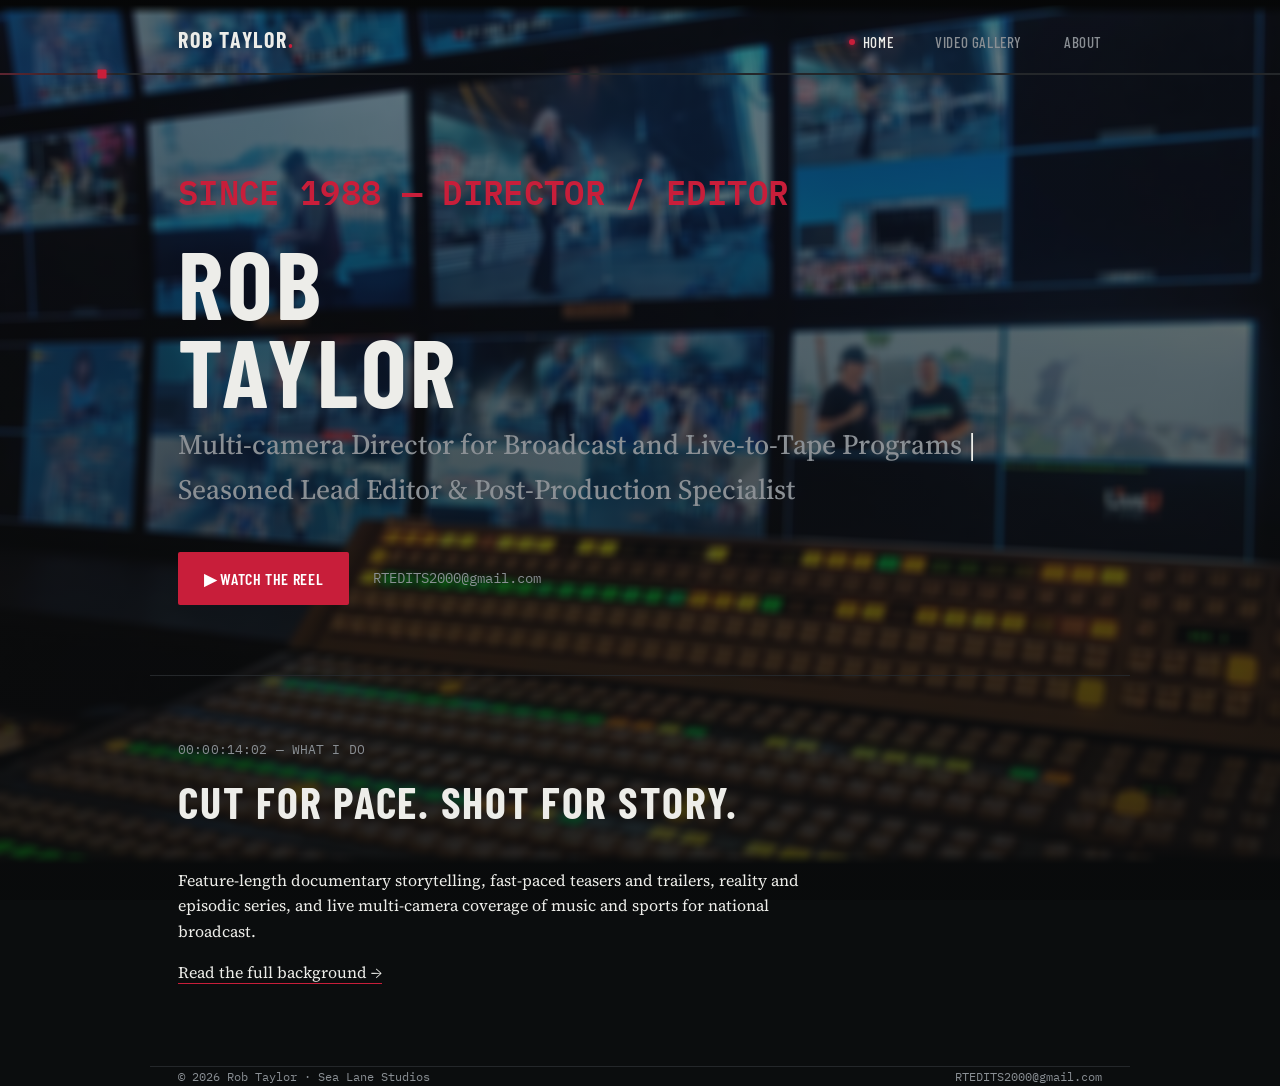
<file: index.html>
<!doctype html>
<html lang="en">
<head>
<meta charset="UTF-8">
<meta name="viewport" content="width=device-width, initial-scale=1">
<title>Rob Taylor — Director / Editor</title>
<meta name="description" content="Rob Taylor is a Director and Editor working across documentary, live multi-camera broadcast, and studio trailers since 1988.">
<link rel="icon" type="image/png" href="images/favicon.png">
<link rel="stylesheet" href="styles.css?v=2">
</head>
<body class="bg-broadcast">

<header class="site-header">
  <div class="frame">
    <div class="header-row">
      <a href="index.html" class="wordmark">ROB TAYLOR<span class="dot">.</span></a>
      <nav class="primary" aria-label="Primary">
        <a href="index.html" class="active">Home</a>
        <a href="video-gallery.html">Video Gallery</a>
        <a href="about.html">About</a>
      </nav>
    </div>
  </div>
  <div class="scrub"><div class="fill" style="width:8%"></div><div class="head" style="left:8%"></div></div>
</header>

<main>
  <section class="hero frame">
    <p class="tag mono">SINCE 1988 — DIRECTOR / EDITOR</p>
    <h1>ROB<br>TAYLOR</h1>
    <p class="role">Multi-camera Director for Broadcast and Live-to-Tape Programs <span>|</span><br>Seasoned Lead Editor &amp; Post-Production Specialist</p>

    <div class="cta-row">
      <a class="btn" href="video-gallery.html">▶ Watch the Reel</a>
      <div class="contact-links">
        <a href="mailto:RTEDITS2000@gmail.com">RTEDITS2000@gmail.com</a>
      </div>
    </div>
  </section>

  <section class="section frame">
    <p class="eyebrow mono">00:00:14:02 — WHAT I DO</p>
    <h2>Cut for pace. Shot for story.</h2>
    <div style="max-width: 640px;">
      <p>Feature-length documentary storytelling, fast-paced teasers and trailers, reality and episodic series, and live multi-camera coverage of music and sports for national broadcast.</p>
      <p><a href="about.html" style="color:var(--ink); border-bottom:1px solid var(--accent); text-decoration:none;">Read the full background →</a></p>
    </div>
  </section>
</main>

<footer class="frame">
  <span>© 2026 Rob Taylor · Sea Lane Studios</span>
  <span><a href="mailto:RTEDITS2000@gmail.com">RTEDITS2000@gmail.com</a></span>
</footer>

</body>
</html>
</file>
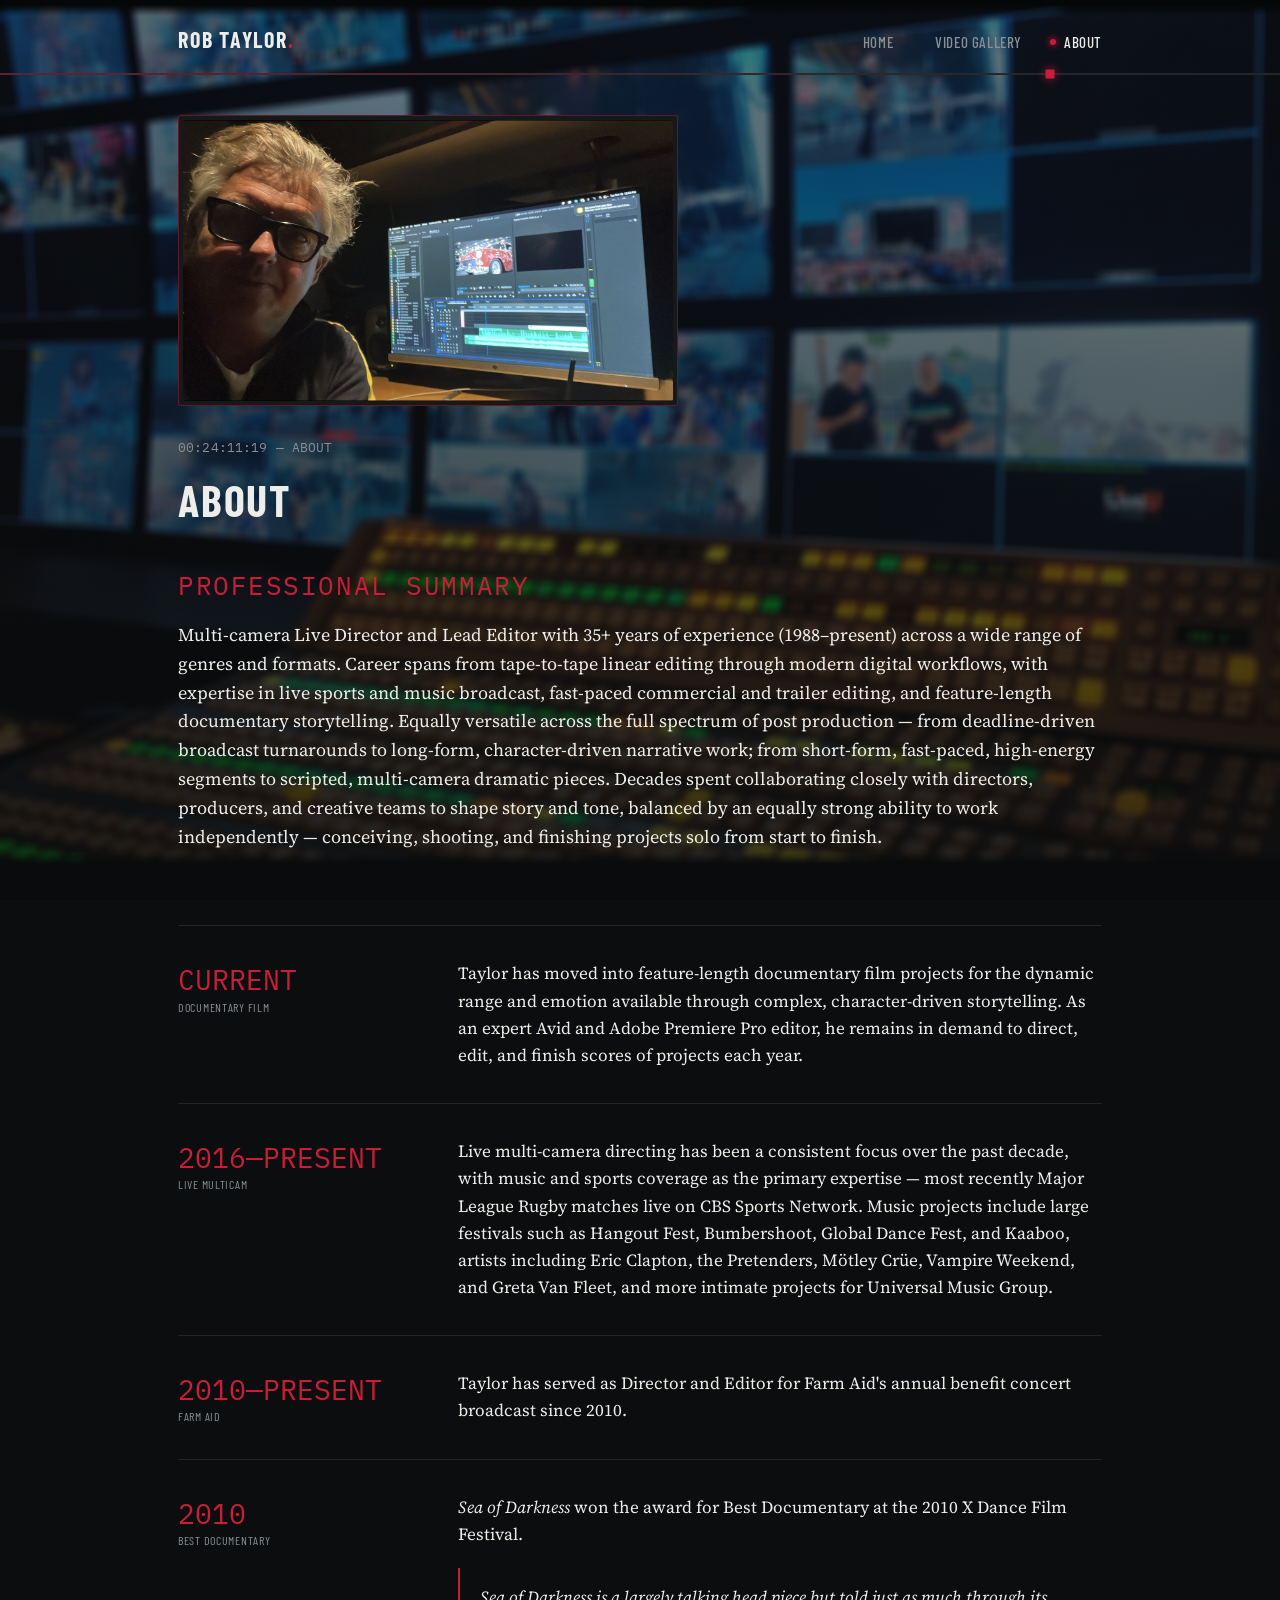
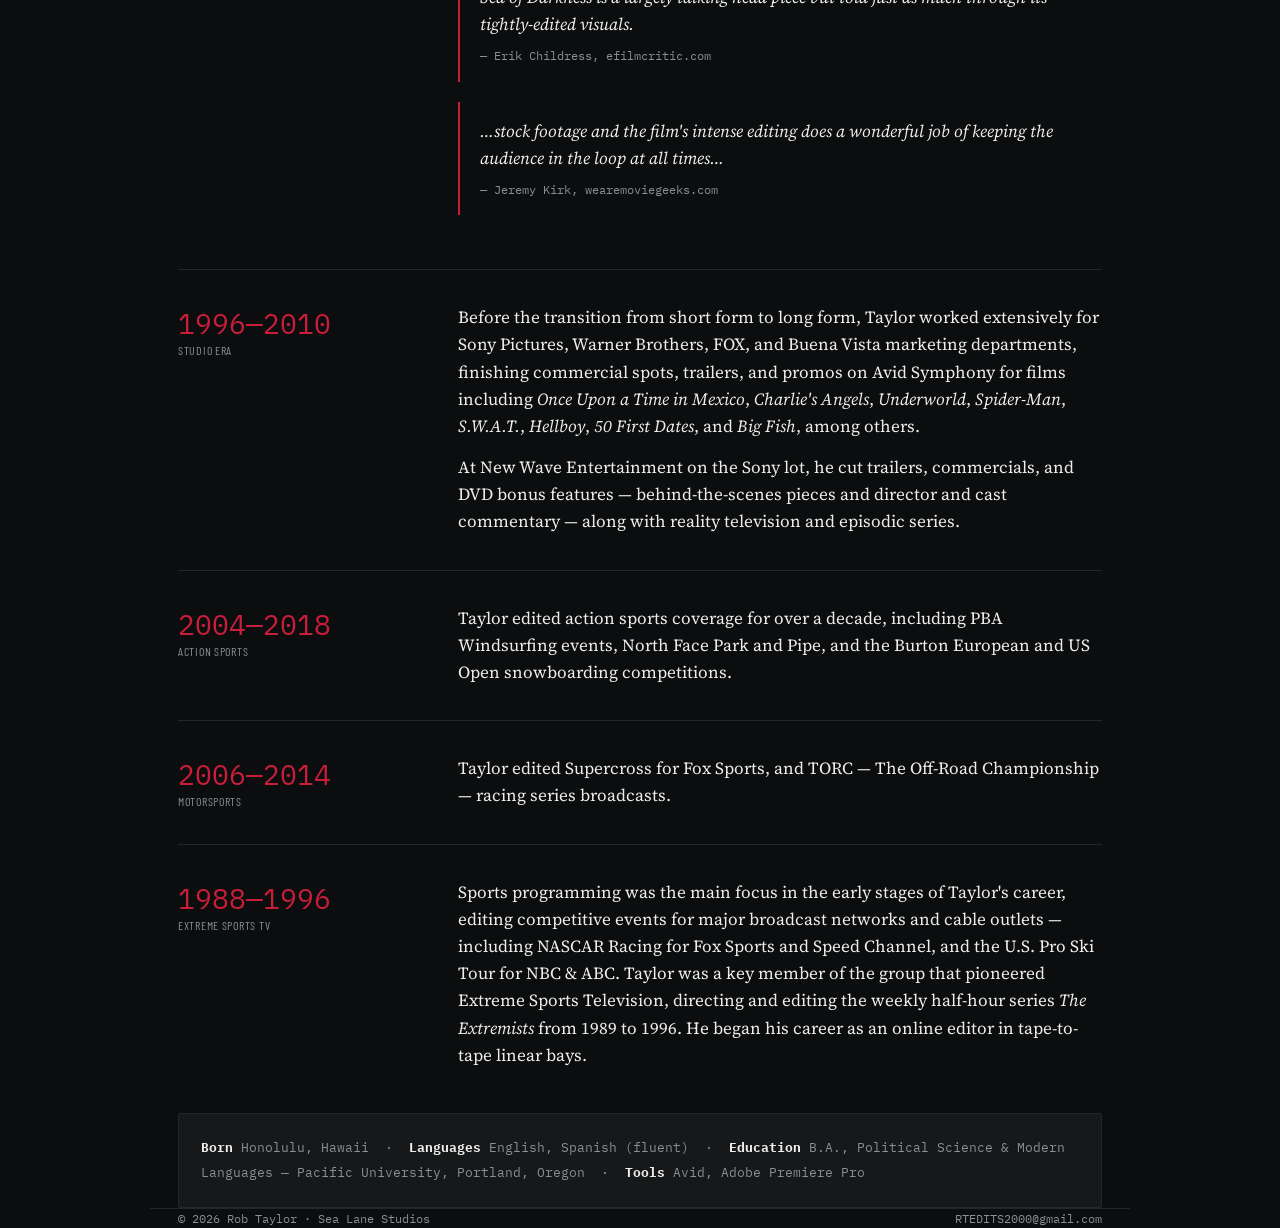
<file: about.html>
<!doctype html>
<html lang="en">
<head>
<meta charset="UTF-8">
<meta name="viewport" content="width=device-width, initial-scale=1">
<title>About — Rob Taylor</title>
<meta name="description" content="Rob Taylor is a multi-camera live Director and Editor working since 1988 across sports, music, studio trailers, and documentary film.">
<link rel="icon" type="image/png" href="images/favicon.png">
<link rel="stylesheet" href="styles.css?v=2">
</head>
<body class="bg-broadcast">

<header class="site-header">
  <div class="frame">
    <div class="header-row">
      <a href="index.html" class="wordmark">ROB TAYLOR<span class="dot">.</span></a>
      <nav class="primary" aria-label="Primary">
        <a href="index.html">Home</a>
        <a href="video-gallery.html">Video Gallery</a>
        <a href="about.html" class="active">About</a>
      </nav>
    </div>
  </div>
  <div class="scrub"><div class="fill" style="width:82%"></div><div class="head" style="left:82%"></div></div>
</header>

<main>
  <section class="section frame" style="border-top:none; padding-top:40px;">
    <div class="about-banner"><img src="images/headshot.jpg" alt="Rob Taylor"></div>

    <p class="eyebrow mono">00:24:11:19 — ABOUT</p>
    <h2>About</h2>

    <div class="bio-top">
      <div>
        <p class="mono" style="color:var(--accent); font-size:26px; letter-spacing:0.06em; text-transform:uppercase; margin:0 0 14px;">Professional Summary</p>
        <p>Multi-camera Live Director and Lead Editor with 35+ years of experience (1988–present) across a wide range of genres and formats. Career spans from tape-to-tape linear editing through modern digital workflows, with expertise in live sports and music broadcast, fast-paced commercial and trailer editing, and feature-length documentary storytelling. Equally versatile across the full spectrum of post production — from deadline-driven broadcast turnarounds to long-form, character-driven narrative work; from short-form, fast-paced, high-energy segments to scripted, multi-camera dramatic pieces. Decades spent collaborating closely with directors, producers, and creative teams to shape story and tone, balanced by an equally strong ability to work independently — conceiving, shooting, and finishing projects solo from start to finish.</p>
      </div>
    </div>
  </section>

  <section class="frame" style="padding-top:0;">

    <div class="era">
      <div class="era-time">CURRENT<span class="label-line">Documentary Film</span></div>
      <div>
        <p>Taylor has moved into feature-length documentary film projects for the dynamic range and emotion available through complex, character-driven storytelling. As an expert Avid and Adobe Premiere Pro editor, he remains in demand to direct, edit, and finish scores of projects each year.</p>
      </div>
    </div>

    <div class="era">
      <div class="era-time">2016—PRESENT<span class="label-line">Live Multicam</span></div>
      <div>
        <p>Live multi-camera directing has been a consistent focus over the past decade, with music and sports coverage as the primary expertise — most recently Major League Rugby matches live on CBS Sports Network. Music projects include large festivals such as Hangout Fest, Bumbershoot, Global Dance Fest, and Kaaboo, artists including Eric Clapton, the Pretenders, Mötley Crüe, Vampire Weekend, and Greta Van Fleet, and more intimate projects for Universal Music Group.</p>
      </div>
    </div>

    <div class="era">
      <div class="era-time">2010—PRESENT<span class="label-line">Farm Aid</span></div>
      <div>
        <p>Taylor has served as Director and Editor for Farm Aid's annual benefit concert broadcast since 2010.</p>
      </div>
    </div>

    <div class="era">
      <div class="era-time">2010<span class="label-line">Best Documentary</span></div>
      <div>
        <p><em>Sea of Darkness</em> won the award for Best Documentary at the 2010 X Dance Film Festival.</p>
        <blockquote>Sea of Darkness is a largely talking head piece but told just as much through its tightly-edited visuals.<cite>— Erik Childress, efilmcritic.com</cite></blockquote>
        <blockquote>…stock footage and the film's intense editing does a wonderful job of keeping the audience in the loop at all times…<cite>— Jeremy Kirk, wearemoviegeeks.com</cite></blockquote>
      </div>
    </div>

    <div class="era">
      <div class="era-time">1996—2010<span class="label-line">Studio Era</span></div>
      <div>
        <p>Before the transition from short form to long form, Taylor worked extensively for Sony Pictures, Warner Brothers, FOX, and Buena Vista marketing departments, finishing commercial spots, trailers, and promos on Avid Symphony for films including <em>Once Upon a Time in Mexico</em>, <em>Charlie's Angels</em>, <em>Underworld</em>, <em>Spider-Man</em>, <em>S.W.A.T.</em>, <em>Hellboy</em>, <em>50 First Dates</em>, and <em>Big Fish</em>, among others.</p>
        <p>At New Wave Entertainment on the Sony lot, he cut trailers, commercials, and DVD bonus features — behind-the-scenes pieces and director and cast commentary — along with reality television and episodic series.</p>
      </div>
    </div>

    <div class="era">
      <div class="era-time">2004—2018<span class="label-line">Action Sports</span></div>
      <div>
        <p>Taylor edited action sports coverage for over a decade, including PBA Windsurfing events, North Face Park and Pipe, and the Burton European and US Open snowboarding competitions.</p>
      </div>
    </div>

    <div class="era">
      <div class="era-time">2006—2014<span class="label-line">Motorsports</span></div>
      <div>
        <p>Taylor edited Supercross for Fox Sports, and TORC — The Off-Road Championship — racing series broadcasts.</p>
      </div>
    </div>

    <div class="era">
      <div class="era-time">1988—1996<span class="label-line">Extreme Sports TV</span></div>
      <div>
        <p>Sports programming was the main focus in the early stages of Taylor's career, editing competitive events for major broadcast networks and cable outlets — including NASCAR Racing for Fox Sports and Speed Channel, and the U.S. Pro Ski Tour for NBC &amp; ABC. Taylor was a key member of the group that pioneered Extreme Sports Television, directing and editing the weekly half-hour series <em>The Extremists</em> from 1989 to 1996. He began his career as an online editor in tape-to-tape linear bays.</p>
      </div>
    </div>

    <div class="credentials">
      <strong>Born</strong> Honolulu, Hawaii &nbsp;·&nbsp;
      <strong>Languages</strong> English, Spanish (fluent) &nbsp;·&nbsp;
      <strong>Education</strong> B.A., Political Science &amp; Modern Languages — Pacific University, Portland, Oregon &nbsp;·&nbsp;
      <strong>Tools</strong> Avid, Adobe Premiere Pro
    </div>

  </section>
</main>

<footer class="frame">
  <span>© 2026 Rob Taylor · Sea Lane Studios</span>
  <span><a href="mailto:RTEDITS2000@gmail.com">RTEDITS2000@gmail.com</a></span>
</footer>

</body>
</html>
</file>
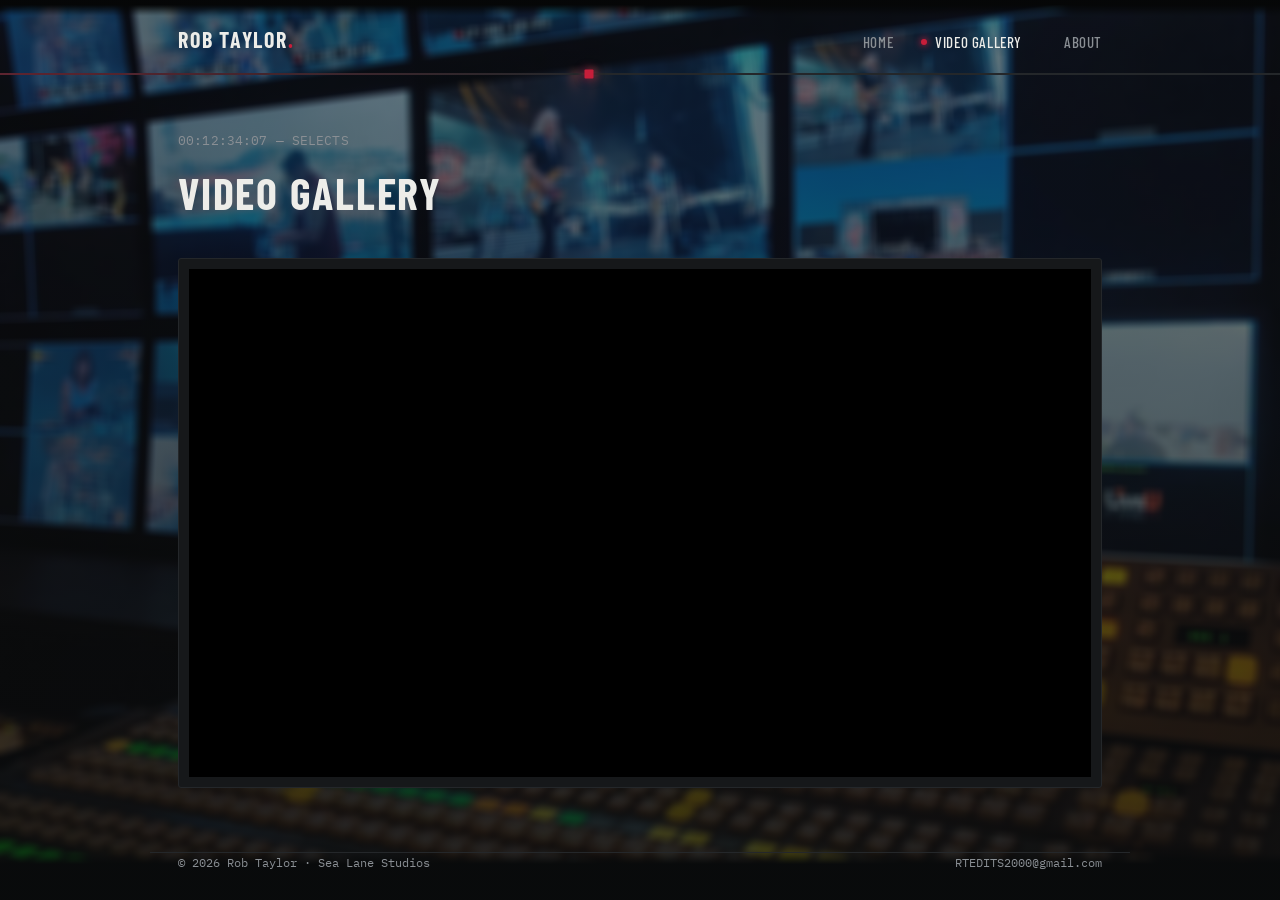
<file: video-gallery.html>
<!doctype html>
<html lang="en">
<head>
<meta charset="UTF-8">
<meta name="viewport" content="width=device-width, initial-scale=1">
<title>Video Gallery — Rob Taylor</title>
<meta name="description" content="Selected work from Rob Taylor — director and editor. Full showcase on Vimeo.">
<link rel="icon" type="image/png" href="images/favicon.png">
<link rel="stylesheet" href="styles.css?v=2">
</head>
<body class="bg-broadcast">

<header class="site-header">
  <div class="frame">
    <div class="header-row">
      <a href="index.html" class="wordmark">ROB TAYLOR<span class="dot">.</span></a>
      <nav class="primary" aria-label="Primary">
        <a href="index.html">Home</a>
        <a href="video-gallery.html" class="active">Video Gallery</a>
        <a href="about.html">About</a>
      </nav>
    </div>
  </div>
  <div class="scrub"><div class="fill" style="width:46%"></div><div class="head" style="left:46%"></div></div>
</header>

<main>
  <section class="section frame" style="border-top:none; padding-top:56px;">
    <p class="eyebrow mono">00:12:34:07 — SELECTS</p>
    <h2>Video Gallery</h2>

    <div class="gallery-frame">
      <div class="embed-wrap">
        <iframe src="https://vimeo.com/showcase/6293749/embed?title=0&byline=0&portrait=0&dnt=1" allow="autoplay; fullscreen; picture-in-picture" allowfullscreen title="Rob Taylor — Video Gallery" loading="lazy"></iframe>
      </div>
    </div>
  </section>
</main>

<footer class="frame">
  <span>© 2026 Rob Taylor · Sea Lane Studios</span>
  <span><a href="mailto:RTEDITS2000@gmail.com">RTEDITS2000@gmail.com</a></span>
</footer>

</body>
</html>
</file>
<file: styles.css>
@import url('https://fonts.googleapis.com/css2?family=Barlow+Condensed:wght@400;500;600;700&family=Source+Serif+4:opsz,wght@8..60,400;8..60,500&family=IBM+Plex+Mono:wght@400;500&display=swap');

:root {
  --bg: #0B0D0E;
  --panel: #16181A;
  --panel-line: #24272A;
  --ink: #EDEDE9;
  --muted: #8A8F94;
  --accent: #C81E3A;
  --focus: #E4A2AD;
}

* { box-sizing: border-box; }

html { scroll-behavior: smooth; }

body {
  margin: 0;
  background: var(--bg);
  color: var(--ink);
  font-family: 'Source Serif 4', Georgia, serif;
  line-height: 1.6;
  -webkit-font-smoothing: antialiased;
  min-height: 100vh;
}

body.bg-broadcast {
  background-image:
    linear-gradient(180deg, rgba(11,13,14,0.52) 0%, rgba(11,13,14,0.64) 45%, rgba(11,13,14,0.82) 100%),
    url('images/monitor-wall.png');
  background-size: cover;
  background-position: center top;
  background-repeat: no-repeat;
}

@media (min-width: 900px) {
  body.bg-broadcast {
    background-attachment: fixed;
  }
}

h1, h2, h3, nav, .label, button, .btn {
  font-family: 'Barlow Condensed', sans-serif;
  text-transform: uppercase;
  letter-spacing: 0.04em;
}

.mono {
  font-family: 'IBM Plex Mono', monospace;
  letter-spacing: 0.01em;
}

a { color: inherit; }

:focus-visible {
  outline: 2px solid var(--focus);
  outline-offset: 3px;
}

/* ---------- Layout shell ---------- */

.frame {
  max-width: 980px;
  margin: 0 auto;
  padding: 0 28px;
}

header.site-header {
  padding: 22px 0 0;
  position: relative;
}

.header-row {
  display: flex;
  align-items: baseline;
  justify-content: space-between;
  flex-wrap: wrap;
  gap: 12px;
  padding-bottom: 16px;
}

.wordmark {
  font-family: 'Barlow Condensed', sans-serif;
  text-transform: uppercase;
  font-size: 22px;
  font-weight: 700;
  letter-spacing: 0.08em;
  color: var(--ink);
  text-decoration: none;
}

.wordmark .dot {
  color: var(--accent);
}

nav.primary {
  display: flex;
  gap: 28px;
  font-size: 15px;
  font-weight: 500;
}

nav.primary a {
  text-decoration: none;
  color: var(--muted);
  position: relative;
  padding-left: 14px;
}

nav.primary a::before {
  content: '';
  position: absolute;
  left: 0;
  top: 50%;
  transform: translateY(-50%);
  width: 6px;
  height: 6px;
  border-radius: 50%;
  background: transparent;
}

nav.primary a.active {
  color: var(--ink);
}

nav.primary a.active::before {
  background: var(--accent);
  box-shadow: 0 0 6px 1px rgba(200, 30, 58, 0.7);
}

nav.primary a:hover {
  color: var(--ink);
}

/* Scrub bar signature element */
.scrub {
  position: relative;
  height: 2px;
  background: var(--panel-line);
  margin: 0 0 0;
}

.scrub .head {
  position: absolute;
  top: 50%;
  transform: translate(-50%, -50%);
  width: 9px;
  height: 9px;
  background: var(--accent);
  border-radius: 1px;
  box-shadow: 0 0 8px 1px rgba(200, 30, 58, 0.55);
}

.scrub .fill {
  position: absolute;
  top: 0;
  left: 0;
  height: 100%;
  background: linear-gradient(90deg, var(--accent), transparent);
  opacity: 0.35;
}

.scrub-label {
  display: flex;
  justify-content: space-between;
  font-size: 11px;
  color: var(--muted);
  padding: 6px 0 0;
}

/* ---------- Hero ---------- */

.hero {
  padding-top: 90px;
  padding-bottom: 70px;
}

.tag {
  font-size: 34px;
  color: var(--accent);
  font-weight: 600;
  margin: 0 0 18px;
}

.hero h1 {
  font-size: clamp(52px, 10vw, 96px);
  line-height: 0.92;
  margin: 0 0 8px;
  font-weight: 700;
}

.hero .role {
  font-size: clamp(20px, 3vw, 28px);
  color: var(--muted);
  font-weight: 500;
  margin: 0 0 36px;
}

.hero .role span {
  color: var(--ink);
}

.cta-row {
  display: flex;
  align-items: center;
  gap: 24px;
  flex-wrap: wrap;
  margin-top: 40px;
}

.btn {
  display: inline-flex;
  align-items: center;
  gap: 10px;
  background: var(--accent);
  color: #fff;
  padding: 14px 26px;
  font-size: 16px;
  font-weight: 600;
  text-decoration: none;
  border-radius: 2px;
  transition: background 0.15s ease, transform 0.15s ease;
}

.btn:hover {
  background: #E23350;
  transform: translateY(-1px);
}

.contact-links {
  display: flex;
  align-items: center;
  gap: 18px;
  font-family: 'IBM Plex Mono', monospace;
  font-size: 14px;
  color: var(--muted);
}

.contact-links a {
  text-decoration: none;
  color: var(--muted);
  border-bottom: 1px solid transparent;
}

.contact-links a:hover {
  color: var(--ink);
  border-bottom-color: var(--accent);
}

.contact-links img {
  height: 16px;
  width: auto;
  vertical-align: middle;
  opacity: 0.75;
}

/* ---------- Section generic ---------- */

.section {
  padding-top: 64px;
  padding-bottom: 64px;
  border-top: 1px solid var(--panel-line);
}

.eyebrow {
  font-size: 13px;
  color: var(--muted);
  margin: 0 0 6px;
}

.section h2 {
  font-size: clamp(32px, 5vw, 44px);
  margin: 0 0 30px;
  font-weight: 700;
}

/* ---------- About: era timeline ---------- */

.about-banner {
  width: 100%;
  max-width: 500px;
  margin: 0 0 32px;
  overflow: hidden;
  border: 1px solid rgba(200, 30, 58, 0.4);
  border-radius: 3px;
  background: var(--panel);
  padding: 4px;
}

.about-banner img {
  width: 100%;
  height: auto;
  display: block;
  border-radius: 2px;
}

.bio-top {
  display: grid;
  grid-template-columns: 1fr;
  gap: 40px;
  align-items: start;
  margin-bottom: 10px;
}

.bio-top img {
  width: 100%;
  border-radius: 2px;
  filter: grayscale(15%);
  border: 1px solid var(--panel-line);
}

.bio-top p {
  font-size: 18px;
  color: var(--ink);
  margin: 0;
}

.era {
  padding: 34px 0;
  border-top: 1px solid var(--panel-line);
  display: grid;
  grid-template-columns: 240px 1fr;
  gap: 40px;
}

.era-time {
  font-family: 'IBM Plex Mono', monospace;
  font-size: 28px;
  color: var(--accent);
  line-height: 1.15;
  padding-top: 4px;
}

.era-time .label-line {
  display: block;
  color: var(--muted);
  font-size: 12px;
  margin-top: 4px;
  text-transform: uppercase;
  letter-spacing: 0.06em;
  font-family: 'Barlow Condensed', sans-serif;
}

.era p {
  margin: 0 0 14px;
  font-size: 17px;
}

.era p:last-child { margin-bottom: 0; }

blockquote {
  margin: 20px 0;
  padding: 16px 0 16px 20px;
  border-left: 2px solid var(--accent);
  font-style: italic;
  color: var(--ink);
  font-size: 17px;
}

blockquote cite {
  display: block;
  margin-top: 8px;
  font-style: normal;
  font-family: 'IBM Plex Mono', monospace;
  font-size: 12px;
  color: var(--muted);
}

.credentials {
  margin-top: 10px;
  padding: 22px;
  background: var(--panel);
  border: 1px solid var(--panel-line);
  border-radius: 2px;
  font-family: 'IBM Plex Mono', monospace;
  font-size: 13px;
  color: var(--muted);
  line-height: 1.9;
}

.credentials strong { color: var(--ink); }

/* ---------- Video gallery ---------- */

.gallery-frame {
  position: relative;
  border: 1px solid var(--panel-line);
  background: var(--panel);
  padding: 10px;
  border-radius: 3px;
}

.gallery-frame .bezel-label {
  display: flex;
  justify-content: space-between;
  font-family: 'IBM Plex Mono', monospace;
  font-size: 11px;
  color: var(--muted);
  padding: 2px 6px 10px;
}

.gallery-frame .rec {
  color: var(--accent);
}

.gallery-frame .rec::before {
  content: '● ';
}

.embed-wrap {
  position: relative;
  padding-top: 56.25%;
  background: #000;
}

.embed-wrap iframe {
  position: absolute;
  top: 0; left: 0;
  width: 100%;
  height: 100%;
  border: 0;
}

.gallery-fallback {
  margin-top: 18px;
  font-size: 15px;
  color: var(--muted);
}

.gallery-fallback a {
  color: var(--ink);
  border-bottom: 1px solid var(--accent);
  text-decoration: none;
}

/* ---------- Footer ---------- */

footer {
  padding: 40px 0 60px;
  border-top: 1px solid var(--panel-line);
  display: flex;
  justify-content: space-between;
  align-items: center;
  flex-wrap: wrap;
  gap: 14px;
  font-family: 'IBM Plex Mono', monospace;
  font-size: 12px;
  color: var(--muted);
}

footer a {
  color: var(--muted);
  text-decoration: none;
}

footer a:hover {
  color: var(--ink);
}

/* ---------- Responsive ---------- */

@media (max-width: 640px) {
  .bio-top, .era {
    grid-template-columns: 1fr;
    gap: 16px;
  }
  .bio-top img { width: 160px; }
  .hero { padding-top: 60px; padding-bottom: 50px; }
  nav.primary { gap: 18px; font-size: 13px; }
  .era-time {
    font-size: 20px;
  }
  .tag {
    font-size: 24px;
  }
}

@media (prefers-reduced-motion: reduce) {
  html { scroll-behavior: auto; }
  .btn { transition: none; }
}
</file>
